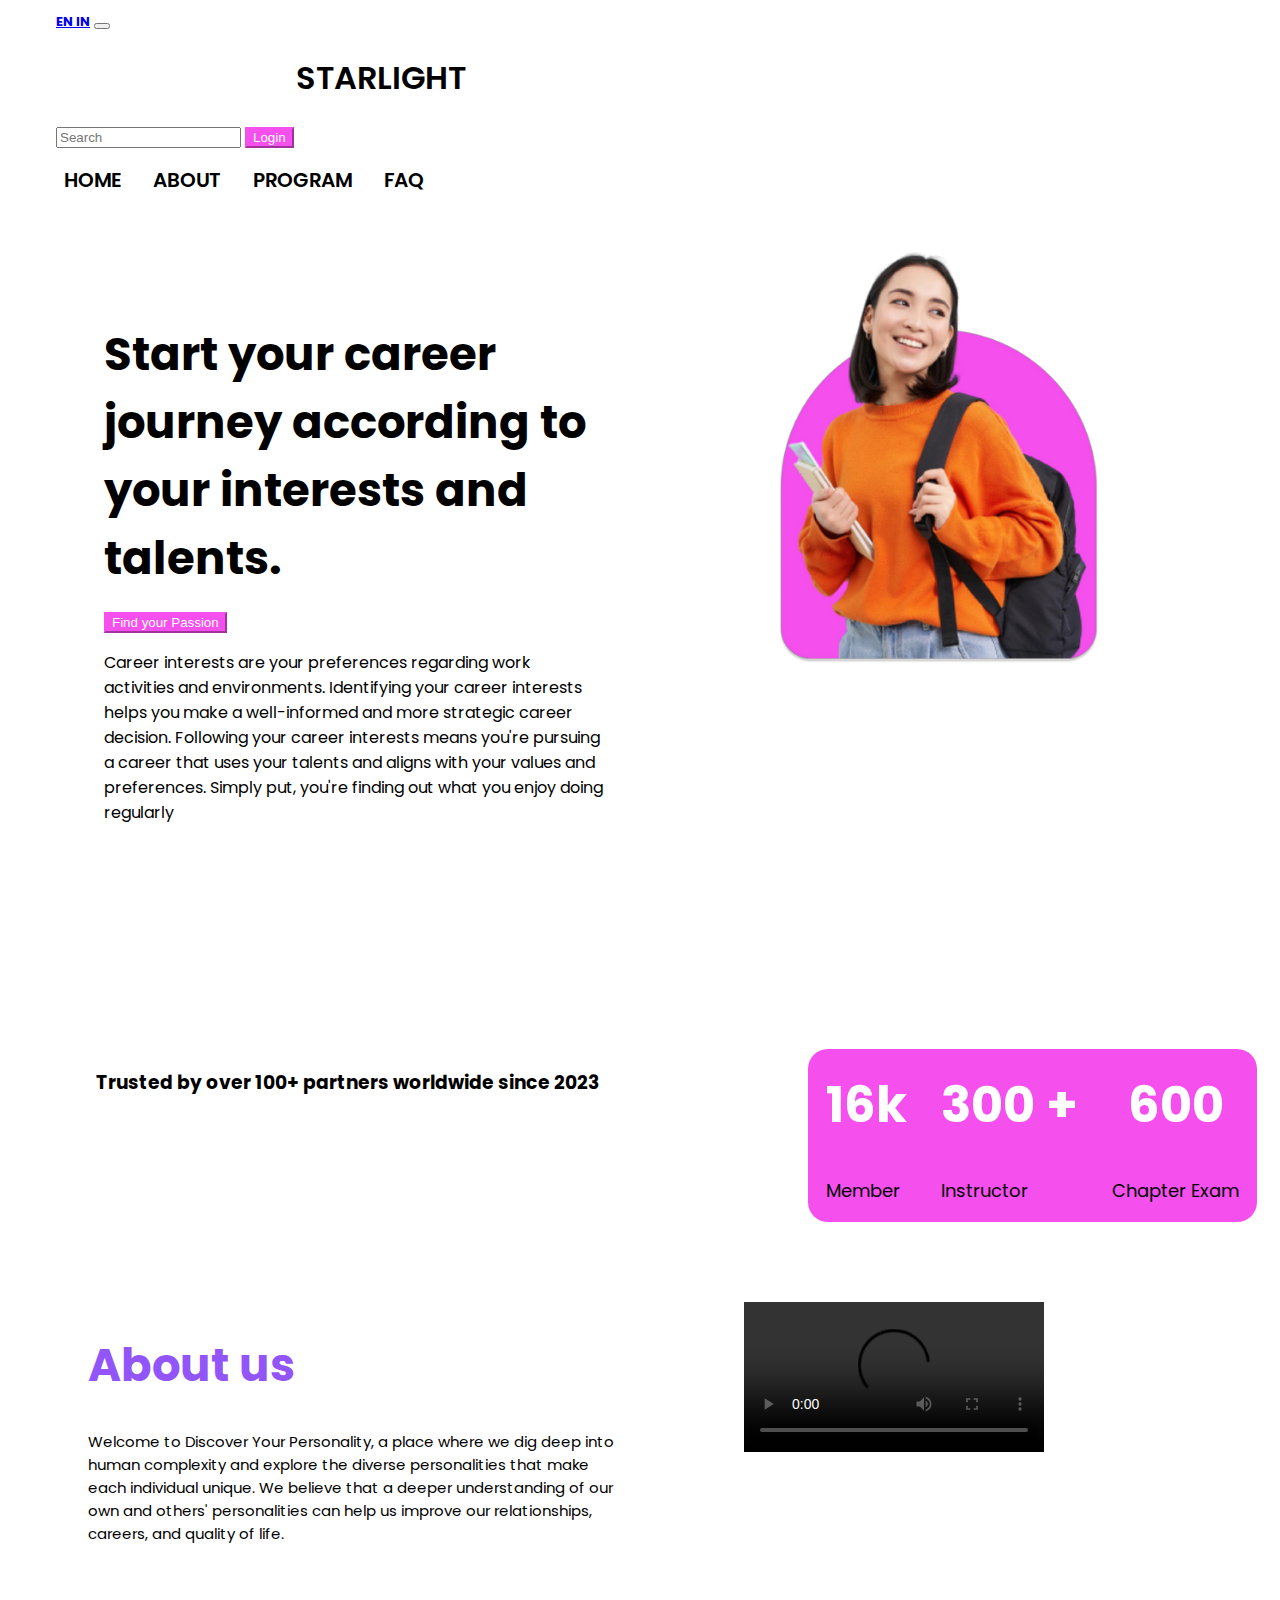
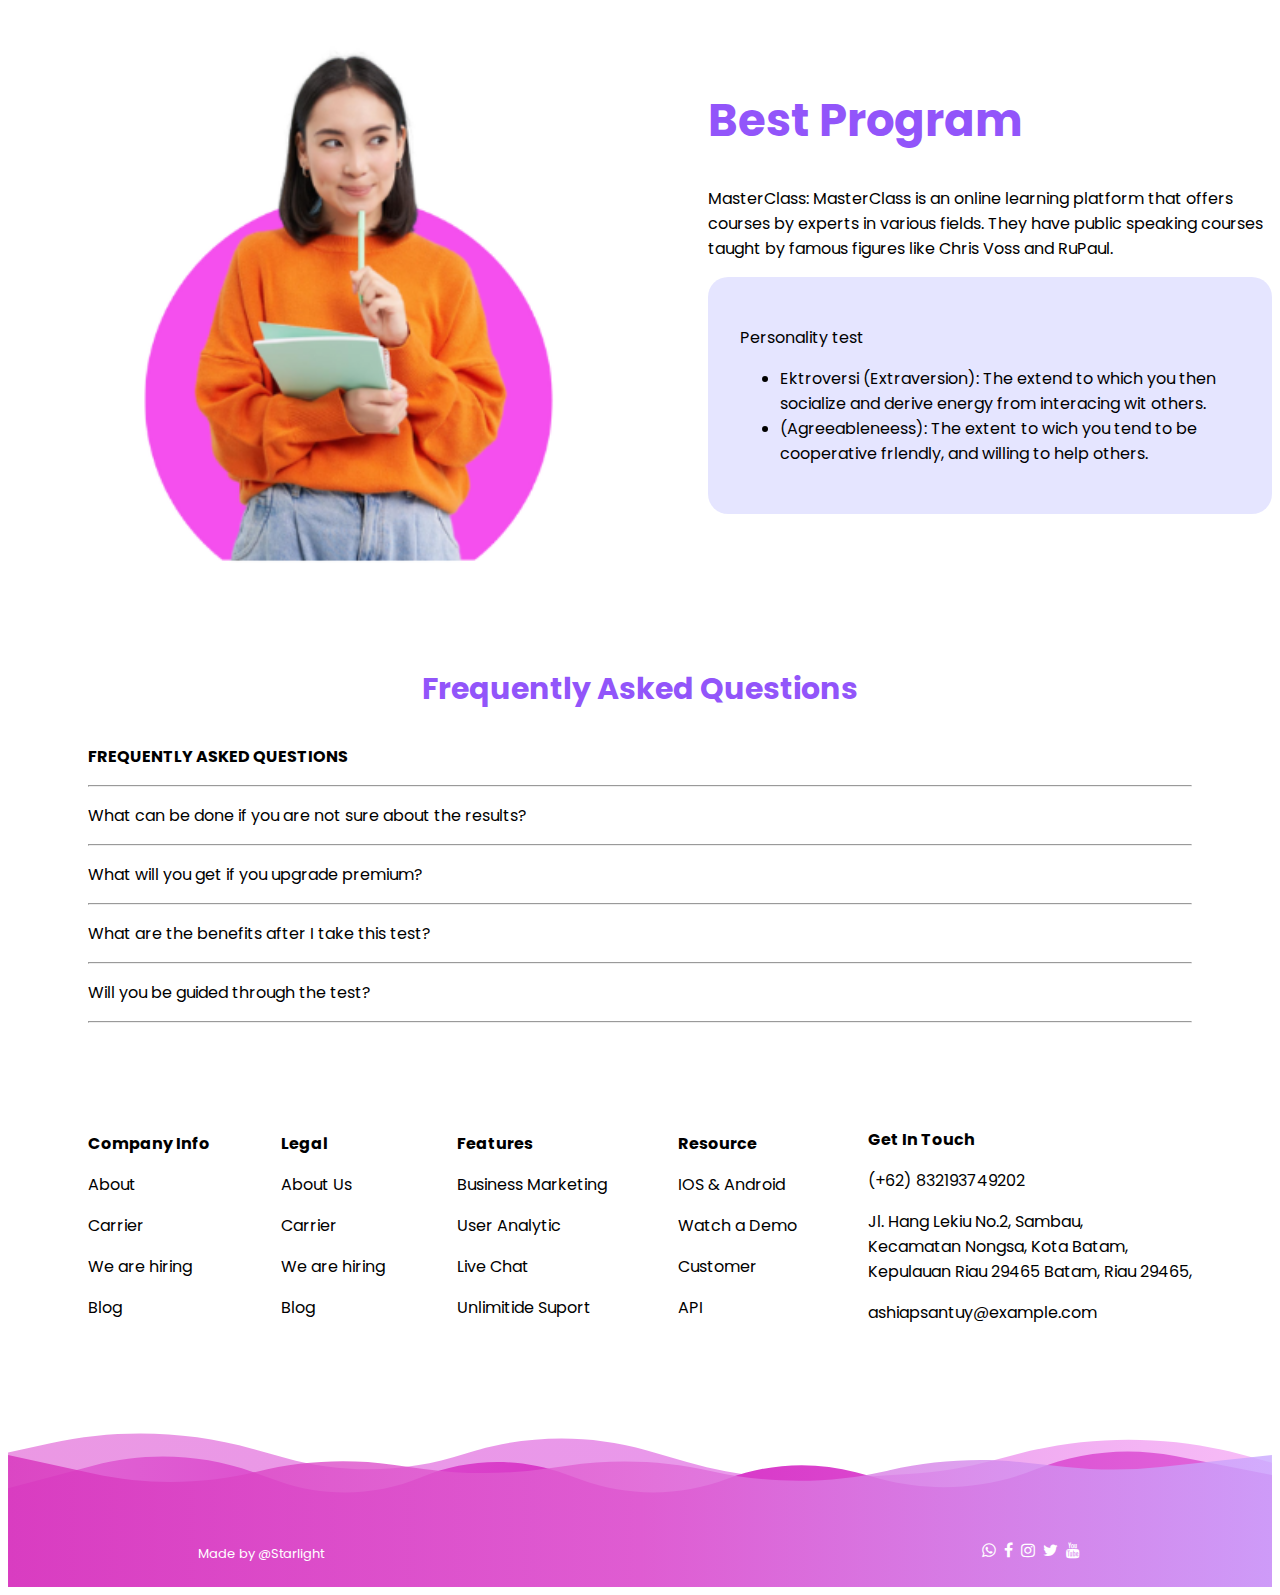
<file: index.html>
<!DOCTYPE html>
<html lang="en">

<head>
    <meta charset="UTF-8">
    <meta name="viewport" content="width=device-width, initial-scale=1.0">
    <title>Starlight</title>
    <link href="https://cdn.jsdelivr.net/npm/bootstrap@5.0.2/dist/css/bootstrap.min.css" rel="stylesheet"
        integrity="sha384-EVSTQN3/azprG1Anm3QDgpJLIm9Nao0Yz1ztcQTwFspd3yD65VohhpuuCOmLASjC" crossorigin="anonymous">

    <link rel="stylesheet" href="styles.css">


</head>

<body>
    <nav class="navbar navbar-expand-lg navbar-light">
        <div class="container-fluid">
            <a id="language" class="navbar-brand" href="#">EN IN</a>
            <button class="navbar-toggler" type="button" data-bs-toggle="collapse"
                data-bs-target="#navbarSupportedContent" aria-controls="navbarSupportedContent" aria-expanded="false"
                aria-label="Toggle navigation">
                <span class="navbar-toggler-icon"></span>
            </button>
            <div class="d-flex justify-content-center">
                <h1 class="logo">STARLIGHT</h1>
            </div>
            <form class="d-flex">
                <input class="form-control me-2" type="search" placeholder="Search" aria-label="Search">
                <button class="btn btn-outline-success" type="submit"><a style="color: white; text-decoration: none;" href="/login/login.html">Login</a></button>
            </form>
        </div>
    </nav>
    <div class="list d-flex justify-content-center">
        <ul>
            <li><a href="#">HOME</a></li>
            <li><a href="#">ABOUT</a></li>
            <li><a href="#">PROGRAM</a></li>
            <li><a href="#">FAQ</a></li>
        </ul>
    </div>

    <div class="hero">
        <div class="hero-left col-6">
            <h1>Start your career journey according to your interests and talents.</h1>
            <button type="button" class="btn btn-primary"><a style="color: white; text-decoration: none;"
                    href="purrsonality/purrsonality.html">Find your Passion</a></button>
            <p>
                Career interests are your preferences regarding work activities and environments. Identifying your
                career interests helps you make a well-informed and more strategic career decision. Following your
                career interests means you're pursuing a career that uses your talents and aligns with your values and
                preferences. Simply put, you're finding out what you enjoy doing regularly
            </p>
        </div>
        <div>
            <img src="1.png">
        </div>
    </div>

    <div class="hero-buttom">
        <h3 class="col-6">Trusted by over 100+ partners worldwide since 2023</h3>
        <div class="kotak col-6">
            <table>
                <tr>
                    <th>16k</th>
                    <th>300 +</th>
                    <th>600</th>
                </tr>
                <tr>
                    <td>Member</td>
                    <td>Instructor</td>
                    <td>Chapter Exam</td>
                </tr>
            </table>
        </div>
    </div>

    <div class="about col-12">
        <div class="about-left col-6">
            <h1>About us</h1>
            <span>Welcome to Discover Your Personality, a place where we dig deep into human complexity and explore the
                diverse personalities that make each individual unique. We believe that a deeper understanding of our
                own and others' personalities can help us improve our relationships, careers, and quality of
                life.</span>
        </div>
        <div class="about-right col-6">
            <video controls class="video">
                <source src="">
            </video>
        </div>
    </div>
    <div class="program">
        <div>
            <img src="/img/dashgirl.png">
        </div>
        <div class="program-left col-6">
            <h1>Best Program</h1>
            <p>MasterClass: MasterClass is an online learning platform that offers courses by experts in various fields.
                They have public speaking courses taught by famous figures like Chris Voss and RuPaul.</p>
            <div class="personal">
                <p>Personality test</p>
                <ul>
                    <li>
                        Ektroversi (Extraversion): The extend to which you then socialize
                        and derive energy from interacing wit others.
                    </li>
                    <li>
                        (Agreeableneess): The extent to wich you tend to be cooperative
                        frlendly, and willing to help others.
                    </li>
                </ul>
            </div>
        </div>
    </div>

    <div class="question">
        <h1>Frequently Asked Questions</h1>
        <div class="questions">
            <p style="font-weight: bold;">FREQUENTLY ASKED QUESTIONS</p>
            <hr>
            <p>What can be done if you are not sure about the results?</p>
            <hr>
            <p>What will you get if you upgrade premium?</p>
            <hr>
            <p>What are the benefits after I take this test?</p>
            <hr>
            <p>Will you be guided through the test?</p>
            <hr>
        </div>
    </div>

    <div class="contact">
        <div class="company">
            <p style="font-weight: bold;">Company Info</p>
            <p>About</p>
            <p>Carrier</p>
            <p>We are hiring</p>
            <p>Blog</p>
        </div>
        <div class="legal">
            <p style="font-weight: bold;">Legal</p>
            <p>About Us</p>
            <p>Carrier</p>
            <p>We are hiring</p>
            <p>Blog</p>
        </div>
        <div class="features">
            <p style="font-weight: bold;">Features</p>
            <p>Business Marketing</p>
            <p>User Analytic</p>
            <p>Live Chat</p>
            <p>Unlimitide Suport</p>
        </div>
        <div class="resource">
            <p style="font-weight: bold;">Resource</p>
            <p>IOS & Android</p>
            <p>Watch a Demo</p>
            <p>Customer</p>
            <p>API</p>
        </div>
        <div class="get">
            <p style="font-weight: bold;">Get In Touch</p>
            <p>(+62) 832193749202</p>
            <p>Jl. Hang Lekiu No.2, Sambau,<br>Kecamatan Nongsa,
                Kota Batam, <br>Kepulauan Riau 29465 Batam, Riau 29465,</p>
            <p>ashiapsantuy@example.com</p>
        </div>
    </div>

    <footer class="footer">
        <img src="/img/bottom.svg" alt="the footer of the page">
        <p class="starlight-tag">Made by @Starlight</p>
        <link rel="stylesheet" href="https://cdnjs.cloudflare.com/ajax/libs/font-awesome/4.7.0/css/font-awesome.min.css">
        <div class="social-icon">
            <a href="#" class="fa fa-whatsapp"></a>
            <a href="#" class="fa fa-facebook"></a>
            <a href="#" class="fa fa-instagram"></a>
            <a href="#" class="fa fa-twitter"></a>
            <a href="#" class="fa fa-youtube"></a>
        </div>
    </footer>
</body>

</html>
</file>
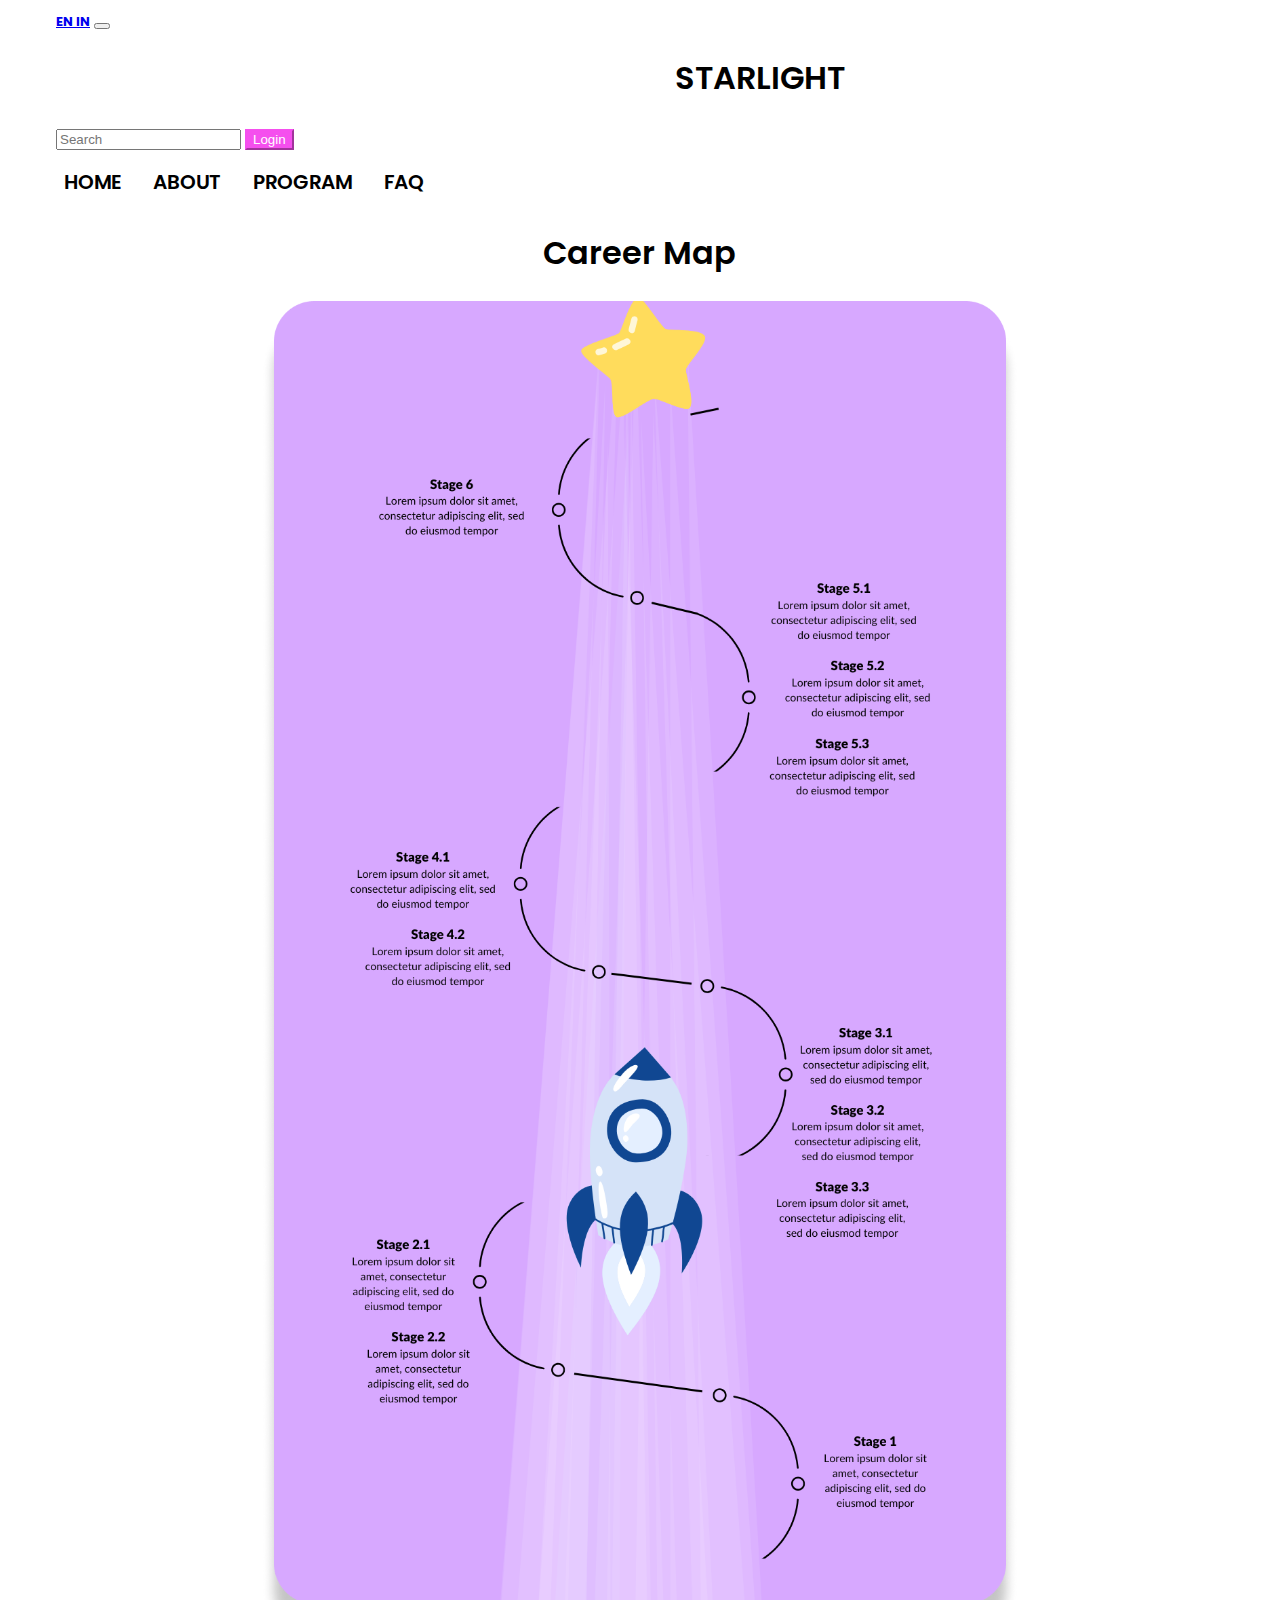
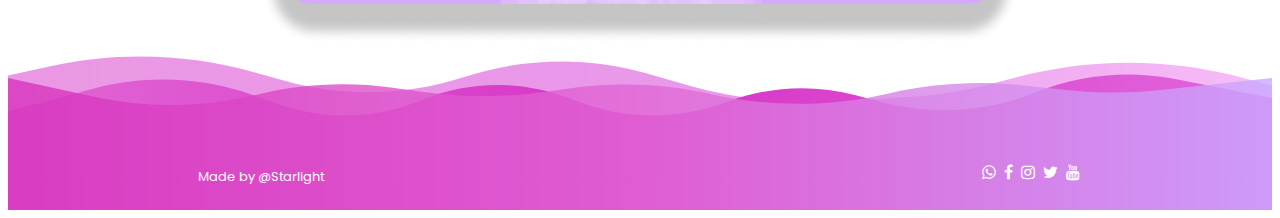
<file: careermap/index.html>
<!DOCTYPE html>
<html lang="en">

<head>
    <meta charset="UTF-8">
    <meta name="viewport" content="width=device-width, initial-scale=1.0">
    <title>Career Map</title>
    <link href="https://cdn.jsdelivr.net/npm/bootstrap@5.0.2/dist/css/bootstrap.min.css" rel="stylesheet"
        integrity="sha384-EVSTQN3/azprG1Anm3QDgpJLIm9Nao0Yz1ztcQTwFspd3yD65VohhpuuCOmLASjC" crossorigin="anonymous">

    <link rel="stylesheet" href="/styles.css">
    <link rel="stylesheet" href="./careermap.css">

</head>

<body>
    <nav class="navbar navbar-expand-lg navbar-light">
        <div class="container-fluid">
            <a id="language" class="navbar-brand" href="#">EN IN</a>
            <button class="navbar-toggler" type="button" data-bs-toggle="collapse"
                data-bs-target="#navbarSupportedContent" aria-controls="navbarSupportedContent" aria-expanded="false"
                aria-label="Toggle navigation">
                <span class="navbar-toggler-icon"></span>
            </button>
            <div class="d-flex justify-content-center">
                <h1 class="logo">STARLIGHT</h1>
            </div>
            <form class="d-flex">
                <input class="form-control me-2" type="search" placeholder="Search" aria-label="Search">
                <button class="btn btn-outline-success" type="submit">Login</button>
            </form>
        </div>
    </nav>
    <div class="list d-flex justify-content-center">
        <ul>
            <li><a href="#">HOME</a></li>
            <li><a href="#">ABOUT</a></li>
            <li><a href="#">PROGRAM</a></li>
            <li><a href="#">FAQ</a></li>
        </ul>
    </div>

    <main>
        <h1>Career Map</h1>
       <img src="/img/CarrierMap.png" alt="an image of a career map">
    </main>

    <footer class="footer">
        <img src="/img/bottom.svg" alt="the footer of the page">
        <p class="starlight-tag">Made by @Starlight</p>
        <link rel="stylesheet" href="https://cdnjs.cloudflare.com/ajax/libs/font-awesome/4.7.0/css/font-awesome.min.css">
        <div class="social-icon">
            <a href="#" class="fa fa-whatsapp"></a>
            <a href="#" class="fa fa-facebook"></a>
            <a href="#" class="fa fa-instagram"></a>
            <a href="#" class="fa fa-twitter"></a>
            <a href="#" class="fa fa-youtube"></a>
        </div>
    </footer>

</body>
</html>
</file>
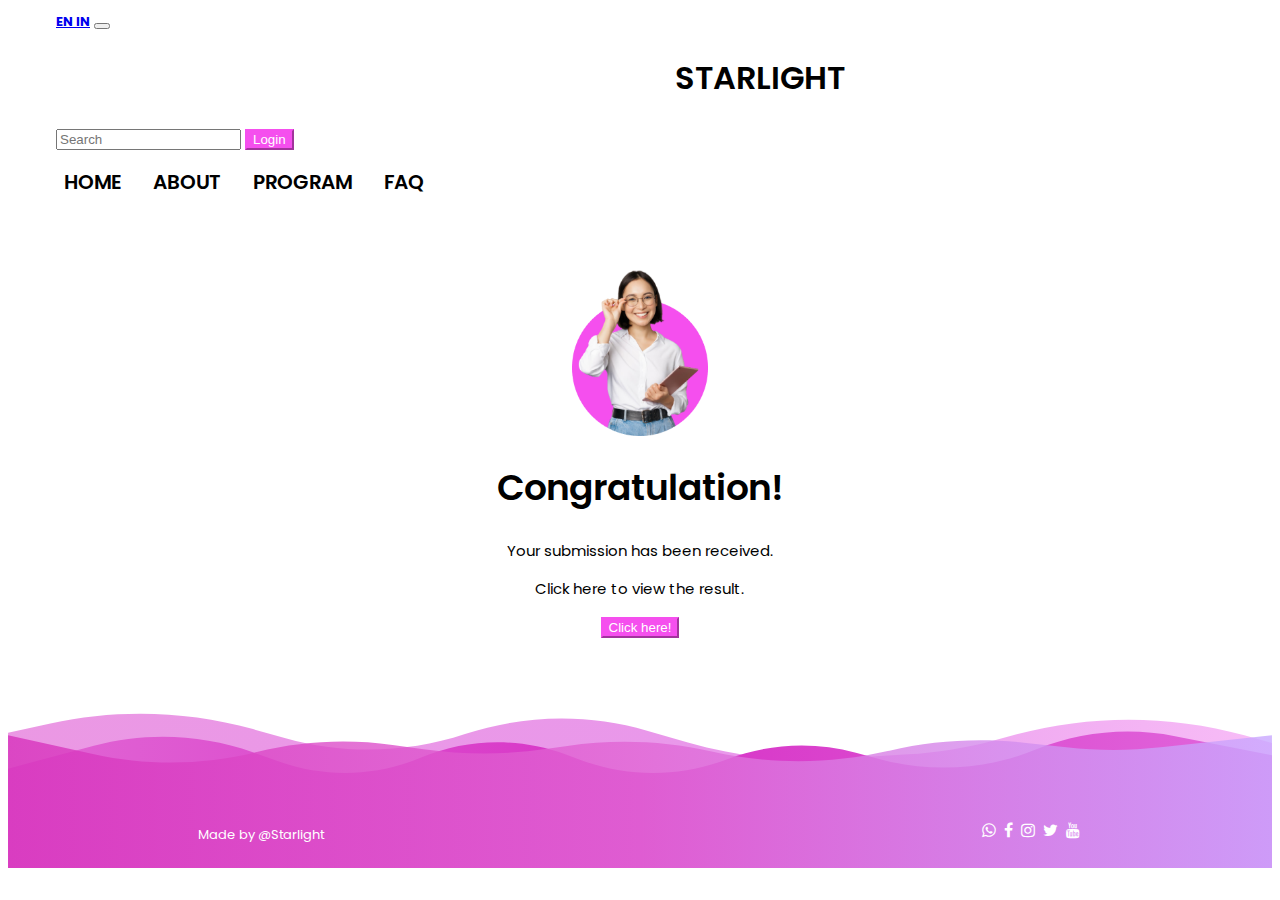
<file: congrats/index.html>
<!DOCTYPE html>
<html lang="en">

<head>
    <meta charset="UTF-8">
    <meta name="viewport" content="width=device-width, initial-scale=1.0">
    <title>Congratulations</title>
    <link href="https://cdn.jsdelivr.net/npm/bootstrap@5.0.2/dist/css/bootstrap.min.css" rel="stylesheet"
        integrity="sha384-EVSTQN3/azprG1Anm3QDgpJLIm9Nao0Yz1ztcQTwFspd3yD65VohhpuuCOmLASjC" crossorigin="anonymous">

    <link rel="stylesheet" href="/styles.css">
    <link rel="stylesheet" href="./congrats.css">

</head>

<body>
    <nav class="navbar navbar-expand-lg navbar-light">
        <div class="container-fluid">
            <a id="language" class="navbar-brand" href="#">EN IN</a>
            <button class="navbar-toggler" type="button" data-bs-toggle="collapse"
                data-bs-target="#navbarSupportedContent" aria-controls="navbarSupportedContent" aria-expanded="false"
                aria-label="Toggle navigation">
                <span class="navbar-toggler-icon"></span>
            </button>
            <div class="d-flex justify-content-center">
                <h1 class="logo">STARLIGHT</h1>
            </div>
            <form class="d-flex">
                <input class="form-control me-2" type="search" placeholder="Search" aria-label="Search">
                <button class="btn btn-outline-success" type="submit">Login</button>
            </form>
        </div>
    </nav>
    <div class="list d-flex justify-content-center">
        <ul>
            <li><a href="#">HOME</a></li>
            <li><a href="#">ABOUT</a></li>
            <li><a href="#">PROGRAM</a></li>
            <li><a href="#">FAQ</a></li>
        </ul>
    </div>

    <main> 
       <img class=pic-con src="/img/congrats.png" alt="an image of a career map">
       <h1>Congratulation!</h1>
       <p>Your submission has been received.</p>
       <p>Click here to view the result.</p>
       <button type="button" class="btn btn-primary"><a style="color: white; text-decoration: none;" href="/results/index.html">Click here!</a></button>
    </main>

    <footer class="footer">
        <img src="/img/bottom.svg" alt="the footer of the page">
        <p class="starlight-tag">Made by @Starlight</p>
        <link rel="stylesheet" href="https://cdnjs.cloudflare.com/ajax/libs/font-awesome/4.7.0/css/font-awesome.min.css">
        <div class="social-icon">
            <a href="#" class="fa fa-whatsapp"></a>
            <a href="#" class="fa fa-facebook"></a>
            <a href="#" class="fa fa-instagram"></a>
            <a href="#" class="fa fa-twitter"></a>
            <a href="#" class="fa fa-youtube"></a>
        </div>
    </footer>

</body>
</html>
</file>
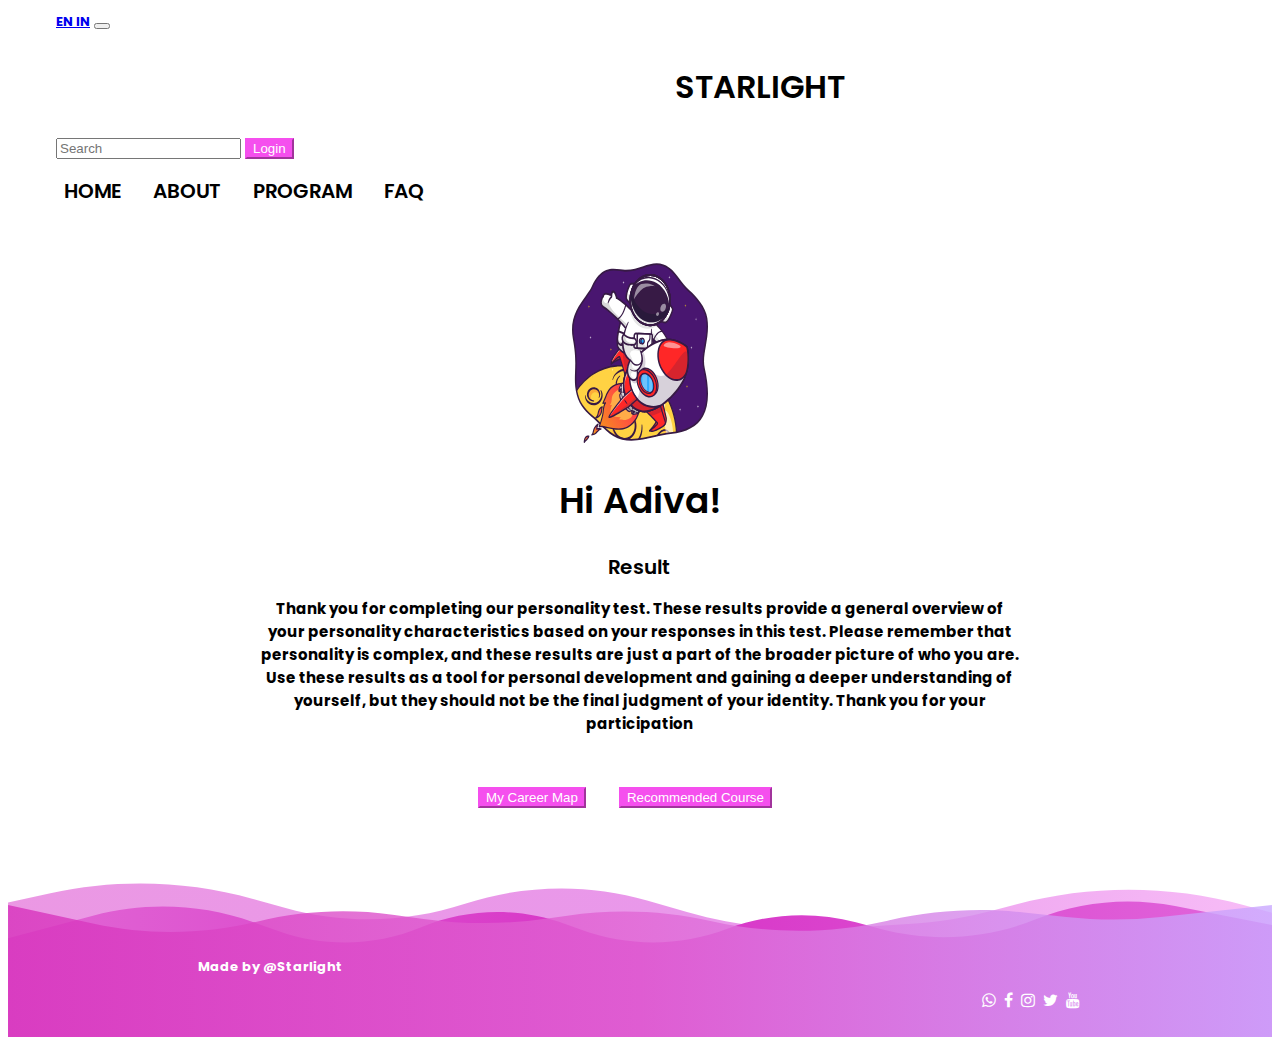
<file: results/index.html>
<!DOCTYPE html>
<html lang="en">

<head>
    <meta charset="UTF-8">
    <meta name="viewport" content="width=device-width, initial-scale=1.0">
    <title>Results</title>
    <link href="https://cdn.jsdelivr.net/npm/bootstrap@5.0.2/dist/css/bootstrap.min.css" rel="stylesheet"
        integrity="sha384-EVSTQN3/azprG1Anm3QDgpJLIm9Nao0Yz1ztcQTwFspd3yD65VohhpuuCOmLASjC" crossorigin="anonymous">

    <link rel="stylesheet" href="/styles.css">
    <link rel="stylesheet" href="./results.css">

</head>

<body>
    <nav class="navbar navbar-expand-lg navbar-light">
        <div class="container-fluid">
            <a id="language" class="navbar-brand" href="#">EN IN</a>
            <button class="navbar-toggler" type="button" data-bs-toggle="collapse"
                data-bs-target="#navbarSupportedContent" aria-controls="navbarSupportedContent" aria-expanded="false"
                aria-label="Toggle navigation">
                <span class="navbar-toggler-icon"></span>
            </button>
            <div class="d-flex justify-content-center">
                <h1 class="logo">STARLIGHT</h1>
            </div>
            <form class="d-flex">
                <input class="form-control me-2" type="search" placeholder="Search" aria-label="Search">
                <button class="btn btn-outline-success" type="submit">Login</button>
            </form>
        </div>
    </nav>
    <div class="list d-flex justify-content-center">
        <ul>
            <li><a href="#">HOME</a></li>
            <li><a href="#">ABOUT</a></li>
            <li><a href="#">PROGRAM</a></li>
            <li><a href="#">FAQ</a></li>
        </ul>
    </div>

    <main> 
       <img class=pic-con src="/img/HiAdiva.svg" alt="a picture of astronout">
       <h1>Hi Adiva!</h1>
       <h2>Result</h2>
       <p>Thank you for completing our personality test. These results provide a general overview of your personality characteristics based on your responses in this test. Please remember that personality is complex, and these results are just a part of the broader picture of who you are. Use these results as a tool for personal development and gaining a deeper understanding of yourself, but they should not be the final judgment of your identity. Thank you for your participation</p>
       <button type="button" class="btn btn-primary"><a style="color: white; text-decoration: none;" href="/careermap/index.html">My Career Map</a></button>
       <button type="button" class="btn btn-primary"><a style="color: white; text-decoration: none;" href="/careermap/index.html">Recommended Course</a></button>
    </main>

    <footer class="footer">
        <img src="/img/bottom.svg" alt="the footer of the page">
        <p class="starlight-tag">Made by @Starlight</p>
        <link rel="stylesheet" href="https://cdnjs.cloudflare.com/ajax/libs/font-awesome/4.7.0/css/font-awesome.min.css">
        <div class="social-icon">
            <a href="#" class="fa fa-whatsapp"></a>
            <a href="#" class="fa fa-facebook"></a>
            <a href="#" class="fa fa-instagram"></a>
            <a href="#" class="fa fa-twitter"></a>
            <a href="#" class="fa fa-youtube"></a>
        </div>
    </footer>

</body>
</html>
</file>
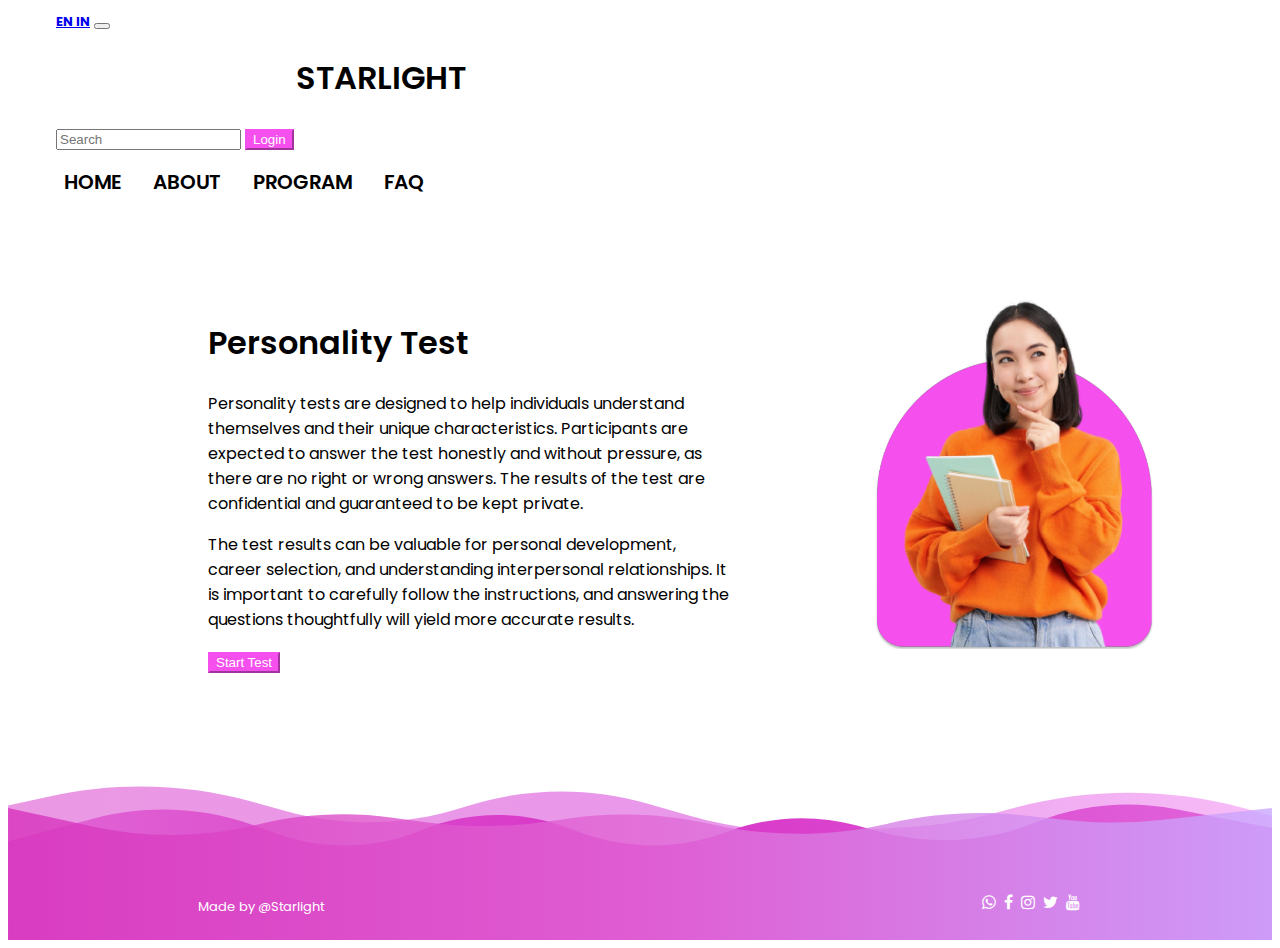
<file: purrsonality/purrsonality.html>
<!DOCTYPE html>
<html lang="en">

<head>
    <meta charset="UTF-8">
    <meta name="viewport" content="width=device-width, initial-scale=1.0">
    <title>Personality</title>
    <link href="https://cdn.jsdelivr.net/npm/bootstrap@5.0.2/dist/css/bootstrap.min.css" rel="stylesheet"
        integrity="sha384-EVSTQN3/azprG1Anm3QDgpJLIm9Nao0Yz1ztcQTwFspd3yD65VohhpuuCOmLASjC" crossorigin="anonymous">

    <link rel="stylesheet" href="/styles.css">
    <link rel="stylesheet" href="purrsonality.css">

</head>

<body>
    <nav class="navbar navbar-expand-lg navbar-light">
        <div class="container-fluid">
            <a id="language" class="navbar-brand" href="#">EN IN</a>
            <button class="navbar-toggler" type="button" data-bs-toggle="collapse"
                data-bs-target="#navbarSupportedContent" aria-controls="navbarSupportedContent" aria-expanded="false"
                aria-label="Toggle navigation">
                <span class="navbar-toggler-icon"></span>
            </button>
            <div class="d-flex justify-content-center">
                <h1 class="logo">STARLIGHT</h1>
            </div>
            <form class="d-flex">
                <input class="form-control me-2" type="search" placeholder="Search" aria-label="Search">
                <button class="btn btn-outline-success" type="submit">Login</button>
            </form>
        </div>
    </nav>
    <div class="list d-flex justify-content-center">
        <ul>
            <li><a href="#">HOME</a></li>
            <li><a href="#">ABOUT</a></li>
            <li><a href="#">PROGRAM</a></li>
            <li><a href="#">FAQ</a></li>
        </ul>
    </div>

    <main>
        <div class="main-container">
            <div class="left">
                <h1>Personality Test</h1>
                <p>Personality tests are designed to help individuals understand themselves and their unique
                    characteristics. Participants are expected to answer the test honestly and without pressure, as
                    there
                    are no right or wrong answers. The results of the test are confidential and guaranteed to be kept
                    private.
                </p>
                <p>The test results can be valuable for personal development, career selection, and understanding
                    interpersonal relationships. It is important to carefully follow the instructions, and answering the
                    questions thoughtfully will yield more accurate results.
                </p>
            </div>

            <div class="image-container">
                <img src="/img/thinks.png" alt="an image of a career map">
            </div>


        </div>

        <button type="button" class="btn btn-primary"><a style="color: white; text-decoration: none;"
                href="../question/Q&n.html">Start Test</a></button>
    </main>

    <footer class="footer">
        <img src="/img/bottom.svg" alt="the footer of the page">
        <p class="starlight-tag">Made by @Starlight</p>
        <link rel="stylesheet"
            href="https://cdnjs.cloudflare.com/ajax/libs/font-awesome/4.7.0/css/font-awesome.min.css">
        <div class="social-icon">
            <a href="#" class="fa fa-whatsapp"></a>
            <a href="#" class="fa fa-facebook"></a>
            <a href="#" class="fa fa-instagram"></a>
            <a href="#" class="fa fa-twitter"></a>
            <a href="#" class="fa fa-youtube"></a>
        </div>
    </footer>

</body>

</html>
</file>
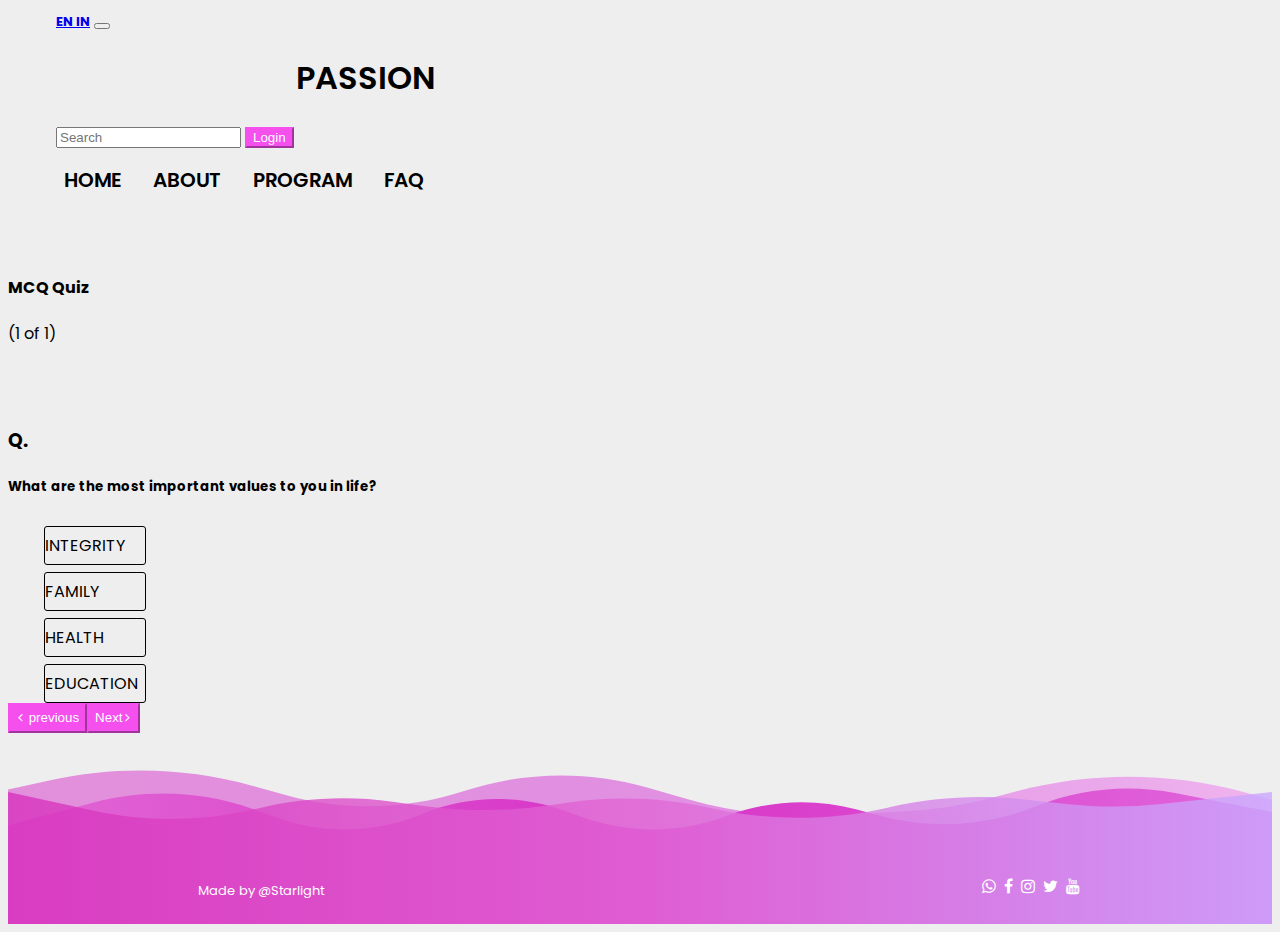
<file: question/Q&n.html>
<!DOCTYPE html>
<html lang="en">

<head>
    <meta charset="UTF-8">
    <meta name="viewport" content="width=device-width, initial-scale=1.0">
    <title>Starlight</title>
    <link href="https://cdn.jsdelivr.net/npm/bootstrap@5.0.2/dist/css/bootstrap.min.css" rel="stylesheet"
        integrity="sha384-EVSTQN3/azprG1Anm3QDgpJLIm9Nao0Yz1ztcQTwFspd3yD65VohhpuuCOmLASjC" crossorigin="anonymous">

    <link rel="stylesheet" href="st.css">


</head>

<body>
    <nav class="navbar navbar-expand-lg navbar-light">
        <div class="container-fluid">
            <a id="language" class="navbar-brand" href="#">EN IN</a>
            <button class="navbar-toggler" type="button" data-bs-toggle="collapse"
                data-bs-target="#navbarSupportedContent" aria-controls="navbarSupportedContent" aria-expanded="false"
                aria-label="Toggle navigation">
                <span class="navbar-toggler-icon"></span>
            </button>
            <div class="d-flex justify-content-center">
                <h1 class="logo" img=>PASSION</h1>
            </div>
            <form class="d-flex">
                <input class="form-control me-2" type="search" placeholder="Search" aria-label="Search">
                <button class="btn btn-outline-success" type="submit">Login</button>
            </form>
        </div>
    </nav>
    <div class="list d-flex justify-content-center">
        <ul>
            <li><a href="#">HOME</a></li>
            <li><a href="#">ABOUT</a></li>
            <li><a href="#">PROGRAM</a></li>
            <li><a href="#">FAQ</a></li>
        </ul>
    </div>
    <div class="container mt-5">
        <div class="d-flex justify-content-center row">
            <div class="col-md-10 col-lg-10">
                <div class="border">
                    <div class="question bg-white p-3 border-bottom">
                        <div class="d-flex flex-row justify-content-between align-items-center mcq">
                            <h4>MCQ Quiz</h4><span>(1 of 1)</span>
                        </div>
                    </div>
                    <div class="question bg-white p-3 border-bottom">
                        <div class="d-flex flex-row align-items-center question-title">
                            <h3 class="text-danger">Q.</h3>
                            <h5 class="mt-1 ml-2">What are the most important values to you in life?</h5>
                        </div>
                        <div class="ans ml-2">
                            <label class="radio"> <input type="radio" name="Integrity and Honor"
                                    value="Integrity and Honor"> <span>Integrity </span>
                            </label>
                        </div>
                        <div class="ans ml-2">
                            <label class="radio"> <input type="radio" name="Family and Personal Relationships"
                                    value="Family and Personal Relationshipsy"> <span>Family</span>
                            </label>
                        </div>
                        <div class="ans ml-2">
                            <label class="radio"> <input type="radio" name="Health and Well-being"
                                    value="Health and Well-being"> <span>Health</span>
                            </label>
                        </div>
                        <div class="ans ml-2">
                            <label class="radio"> <input type="radio" name="Education and Learning"
                                    value="Education and Learning"> <span>Education</span>
                            </label>
                        </div>
                    </div>
                    <div class="d-flex flex-row justify-content-between align-items-center p-3 bg-white">
                        <button class="btn btn-primary d-flex align-items-center btn-danger" type="button">
                            <i
                                class="fa fa-angle-left mt-1 mr-1"></i>&nbsp;previous</button><button
                            class="btn btn-primary border-success align-items-center btn-success" type="button">Next<i
                                class="fa fa-angle-right ml-2"></i></button></div>
                </div>
            </div>
        </div>
       
            
    </div>
    <footer class="footer">
        <img src="/img/bottom.svg" alt="the footer of the page">
        <p class="starlight-tag">Made by @Starlight</p>
        <link rel="stylesheet" href="https://cdnjs.cloudflare.com/ajax/libs/font-awesome/4.7.0/css/font-awesome.min.css">
        <div class="social-icon">
            <a href="#" class="fa fa-whatsapp"></a>
            <a href="#" class="fa fa-facebook"></a>
            <a href="#" class="fa fa-instagram"></a>
            <a href="#" class="fa fa-twitter"></a>
            <a href="#" class="fa fa-youtube"></a>
        </div>
    </footer>
</file>
<file: styles.css>
@import url("https://fonts.googleapis.com/css2?family=Poppins:wght@400;600;700&display=swap");

.col-1 {
  width: 8.33%;
}
.col-2 {
  width: 16.66%;
}
.col-3 {
  width: 25%;
}
.col-4 {
  width: 33.33%;
}
.col-5 {
  width: 41.66%;
}
.col-6 {
  width: 50%;
}
.col-7 {
  width: 58.33%;
}
.col-8 {
  width: 66.66%;
}
.col-9 {
  width: 75%;
}
.col-10 {
  width: 83.33%;
}
.col-11 {
  width: 91.66%;
}
.col-12 {
  width: 100%;
}

body {
  font-family: "Poppins", sans-serif;
  
}

.logo {
  font-size: 2rem;
  margin-left: 15rem;
  font-weight: 600;
}

.navbar {
  margin: 0rem 3rem;
}

#language {
  font-size: 13px;
  font-weight: bold;
}

.list ul {
  list-style: none;
  display: flex;
}

.list li a {
  padding: 1rem;
  text-decoration: none;
  color: black;
  font-size: 20px;
  font-weight: 600;
}

.hero {
  display: flex;
  margin: 3rem;
}

.hero-left {
  padding: 3rem;
}

.hero-left h1 {
  margin-bottom: 1rem;
  font-weight: bold;
  font-size: 45px;
}

.hero-left p {
  margin-top: 1rem;
}

.hero-right {
  background-color: #f54fee;
  border-radius: 50% 50% 10% 10%;
}

.hero-buttom {
  display: flex;
  margin-top: 10rem;
}

.hero-buttom h3 {
  padding: 0rem 5.5rem;
}

.kotak {
}

.kotak table {
  margin-left: 5rem;
  background-color: #f54fee;
  border-radius: 20px;
}

.kotak th,
td {
  font-size: large;
  padding: 1rem;
}

.kotak th {
  text-align: center;
  color: #fff;
  font-size: 50px;
}

.btn-primary {
  color: #fff;
  background-color: #f54fee;
  border-color: #f54fee;
}

.btn {
  background-color: #f54fee;
  color: #fff;
  border-color: #f54fee;
}

.btn:hover {
  background-color: #0d6efd;
}

img {
  display: block;
  width: 100%;
}

.about {
  display: flex;
  font-size: 15px;
  margin-top: 5rem;
}

.about-left {
  padding-left: 5rem;
}

.about-left h1 {
  color: #9255FA;
  font-weight: bold;
  font-size: 45px;
}

.about-right {
  padding-left: 8rem;
}

.program {
  margin-top: 5rem;
  display: flex;
}

.program-left {
  margin-top: 2rem;
}

.program-left h1 {
  color: #9255FA;
  font-weight: bold;
  font-size: 45px;
}

.program img {
  width: 700px;
}

.personal {
  background-color: rgba(0, 0, 255, 0.1);
  padding: 2rem;
  border-radius: 20px;
}

.question{
  margin-top: 5rem;
}

.question h1{
  text-align: center;
  font-size: 30px;
  font-weight: bold;
  color: #9255FA;
  margin-bottom: 2rem;
}

.questions{
  padding-left: 5rem;
  padding-right: 5rem;
}

.contact{
  display: flex;
  justify-content: space-between;
  align-items: center;
  padding: 5rem;
}

.footer {
  position: relative;
  width: 100%;
} 

.starlight-tag {
  position: absolute;
  bottom: 6%;
  left: 15%;
  font-size: 13px; 
  font-weight: 400px;
  color: white;
}

.social-icon {
  position: absolute;
  bottom: 15%;
  right: 15%;
  color: white;
}
.fa {
  font-size: 30px;
  text-align: center;
  text-decoration: none;
  margin: 5px 2px;
  color: white
}
</file>
<file: careermap/careermap.css>
main {
    width: 60%;
    margin-right: auto;
    margin-left: auto;
    margin-top: 32px;
}

h1 {
    text-align: center;
    margin-bottom: 24px;
    font-weight: 600;
}

img {
    display: block; 
    width: 100%;
}

.footer {
    position: relative;
    width: 100%;
} 
  
.starlight-tag {
    position: absolute;
    bottom: 6%;
    left: 15%;
    font-size: 13px; 
    font-weight: 400px;
    color: white;
}

.social-icon {
    position: absolute;
    bottom: 15%;
    right: 15%;
    color: white;
}
.fa {
    font-size: 30px;
    text-align: center;
    text-decoration: none;
    margin: 5px 2px;
    color: white
  }
</file>
<file: congrats/congrats.css>
main {
    margin-right: auto;
    margin-left: auto;
    margin-top: 32px;
    width: 60%;
    text-align: center;
    font-size: 15px;
    padding-top: 2%;
    padding-bottom: 5%;
}

h1 {
    text-align: center;
    margin-bottom: 24px;
    font-weight: 600;
    font-size: 36px;
}

img {
    display: block; 
    width: 100%;
    margin-right: auto;
    margin-left: auto;

}

.footer {
    position: relative;
    width: 100%;
} 
  
.starlight-tag {
    position: absolute;
    bottom: 15%;
    left: 15%;
    font-size: 13px; 
    font-weight: 400px;
    color: white;
}

.pic-con {
    width: 18%
}

.footer {
    position: relative;
    width: 100%;
  } 
  
  .starlight-tag {
    position: absolute;
    bottom: 6%;
    left: 15%;
    font-size: 13px; 
    font-weight: 400px;
    color: white;
  }
  
  .social-icon {
    position: absolute;
    bottom: 15%;
    right: 15%;
    color: white;
  }
  .fa {
    font-size: 30px;
    text-align: center;
    text-decoration: none;
    margin: 5px 2px;
    color: white
  }
</file>
<file: results/results.css>
main {
    margin-right: auto;
    margin-left: auto;
    margin-top: 32px;
    width: 60%;
    text-align: center;
    font-size: 15px;
    padding-top: 2%;
    padding-bottom: 5%;
    font-weight: bold;
}

h1 {
    text-align: center;
    margin-top: 30px;
    margin-bottom: 24px;
    font-weight: 600;
    font-size: 36px;
}

h2 {
    font-size: 20px;
    font-weight: 600;
    margin-bottom: 15px;
}

p {
    margin-bottom: 50px;
    font-weight: bold;
}

img {
    display: block; 
    width: 100%;
    margin-right: auto;
    margin-left: auto;
}

.footer {
    position: relative;
    width: 100%;
} 
  
.starlight-tag {
    position: absolute;
    bottom: 15%;
    left: 15%;
    font-size: 13px; 
    font-weight: 400px;
    color: white;
}

.pic-con {
    width: 18%
}

button {
    margin-right: 30px;
}

.footer {
    position: relative;
    width: 100%;
  } 
  
  .starlight-tag {
    position: absolute;
    bottom: 6%;
    left: 15%;
    font-size: 13px; 
    font-weight: 400px;
    color: white;
  }
  
  .social-icon {
    position: absolute;
    bottom: 15%;
    right: 15%;
    color: white;
  }
  .fa {
    font-size: 30px;
    text-align: center;
    text-decoration: none;
    margin: 5px 2px;
    color: white
  }
</file>
<file: purrsonality/purrsonality.css>
main {
    width: 75%;
    margin-top: 100px;
    margin-left: 200px;
    margin-bottom: 100px;
}

h1 {
    margin-bottom: 24px;
    font-weight: 600;
}

img {
    display: block; 
    width: 100%;
}

.footer {
    position: relative;
    width: 100%;
} 
  
.starlight-tag {
    position: absolute;
    bottom: 15%;
    left: 15%;
    font-size: 13px; 
    font-weight: 400px;
    color: white;
}

.main-container {
    display:flex;
    width: 100%;
    justify-content: space-between;
    column-gap: 15%;
    align-items: center;
}

.main-container >.left {
    flex: 1;
}

.image-container {
   width: 30%;
}

.footer {
    position: relative;
    width: 100%;
  } 
  
  .starlight-tag {
    position: absolute;
    bottom: 6%;
    left: 15%;
    font-size: 13px; 
    font-weight: 400px;
    color: white;
  }
  
  .social-icon {
    position: absolute;
    bottom: 15%;
    right: 15%;
    color: white;
  }
  .fa {
    font-size: 30px;
    text-align: center;
    text-decoration: none;
    margin: 5px 2px;
    color: white
  }
</file>
<file: question/st.css>
@import url("https://fonts.googleapis.com/css2?family=Poppins:wght@400;600;700&display=swap");

.col-1 {
  width: 8.33%;
}
.col-2 {
  width: 16.66%;
}
.col-3 {
  width: 25%;
}
.col-4 {
  width: 33.33%;
}
.col-5 {
  width: 41.66%;
}
.col-6 {
  width: 50%;
}
.col-7 {
  width: 58.33%;
}
.col-8 {
  width: 66.66%;
}
.col-9 {
  width: 75%;
}
.col-10 {
  width: 83.33%;
}
.col-11 {
  width: 91.66%;
}
.col-12 {
  width: 100%;
}

body {
  font-family: "Poppins", sans-serif;
  
}

.logo {
  font-size: 2rem;
  margin-left: 15rem;
  font-weight: 600;
}

.navbar {
  margin: 0rem 3rem;
}

#language {
  font-size: 13px;
  font-weight: bold;
}

.list ul {
  list-style: none;
  display: flex;
}

.list li a {
  padding: 1rem;
  text-decoration: none;
  color: black;
  font-size: 20px;
  font-weight: 600;
}

.hero {
  display: flex;
  margin: 3rem;
}

.hero-left {
  padding: 3rem;
}

.hero-left h1 {
  margin-bottom: 1rem;
  font-weight: bold;
  font-size: 45px;
}

.hero-left p {
  margin-top: 1rem;
}

.hero-right {
  background-color: #f54fee;
  border-radius: 50% 50% 10% 10%;
}

.hero-buttom {
  display: flex;
  margin-top: 10rem;
}

.hero-buttom h3 {
  padding: 0rem 5.5rem;
}

.kotak {
}

.kotak table {
  margin-left: 5rem;
  background-color: #f54fee;
  border-radius: 20px;
}

.kotak th,
td {
  font-size: large;
  padding: 1rem;
}

.kotak th {
  text-align: center;
  color: #fff;
  font-size: 50px;
}

.btn-primary {
  color: #fff;
  background-color: #f54fee;
  border-color: #f54fee;
}

.btn {
  background-color: #f54fee;
  color: #fff;
  border-color: #f54fee;
}

.btn:hover {
  background-color: #0d6efd;
}

img {
  display: block;
  width: 100%;
}

.about {
  display: flex;
  font-size: 15px;
  margin-top: 5rem;
}

.about-left {
  padding-left: 5rem;
}

.about-left h1 {
  color: #9255FA;
  font-weight: bold;
  font-size: 45px;
}

.about-right {
  padding-left: 8rem;
}

.program {
  margin-top: 5rem;
  display: flex;
}

.program-left {
  margin-top: 2rem;
}

.program-left h1 {
  color: #9255FA;
  font-weight: bold;
  font-size: 45px;
}

.program img {
  width: 700px;
}

.personal {
  background-color: rgba(0, 0, 255, 0.1);
  padding: 2rem;
  border-radius: 20px;
}

.question{
  margin-top: 5rem;
}

.question h1{
  text-align: center;
  font-size: 30px;
  font-weight: bold;
  color: #9255FA;
  margin-bottom: 2rem;
}

.questions{
  padding-left: 5rem;
  padding-right: 5rem;
}

.contact{
  display: flex;
  justify-content: space-between;
  align-items: center;
  padding: 5rem;
}

.footer {
  position: relative;
  width: 100%;
} 

.starlight-tag {
  position: absolute;
  bottom: 6%;
  left: 15%;
  font-size: 13px; 
  font-weight: 400px;
  color: white;
}

.social-icon {
  position: absolute;
  bottom: 15%;
  right: 15%;
  color: white;
}
.fa {
  font-size: 30px;
  text-align: center;
  text-decoration: none;
  margin: 5px 2px;
  color: white
}
body{
    background-color:#eee;
}

label.radio {
  cursor: pointer;
}

label.radio input {
  position: absolute;
  top: 0; 
  left: 0;
  visibility: hidden;
  pointer-events: none;
}

label.radio span {
    padding: 6px 0px;
    border: 1px solid black;
    display: inline-block;
    color:  black;
    width: 100px;
    text-align: left;
    border-radius: 3px;
    margin-top: 7px;
    text-transform: uppercase;
  }
  
  label.radio input:checked + span {
    border-color: #9255FA;
    background-color: #9255FA;
    color: #fff;
  }
  
  .ans {
    margin-left: 36px !important;
  }
  
  .btn:focus {
    outline: 0 !important;
    box-shadow: none !important;
  }
  .btn:active {
    outline: 0 !important;
    box-shadow: none !important;
  }  

  .footer {
    position: relative;
    width: 100%;
} 
  
.starlight-tag {
    position: absolute;
    bottom: 6%;
    left: 15%;
    font-size: 13px; 
    font-weight: 400px;
    color: white;
}

.social-icon {
    position: absolute;
    bottom: 15%;
    right: 15%;
    color: white;
}
.fa {
    font-size: 30px;
    text-align: center;
    text-decoration: none;
    margin: 5px 2px;
    color: white
  }
</file>
